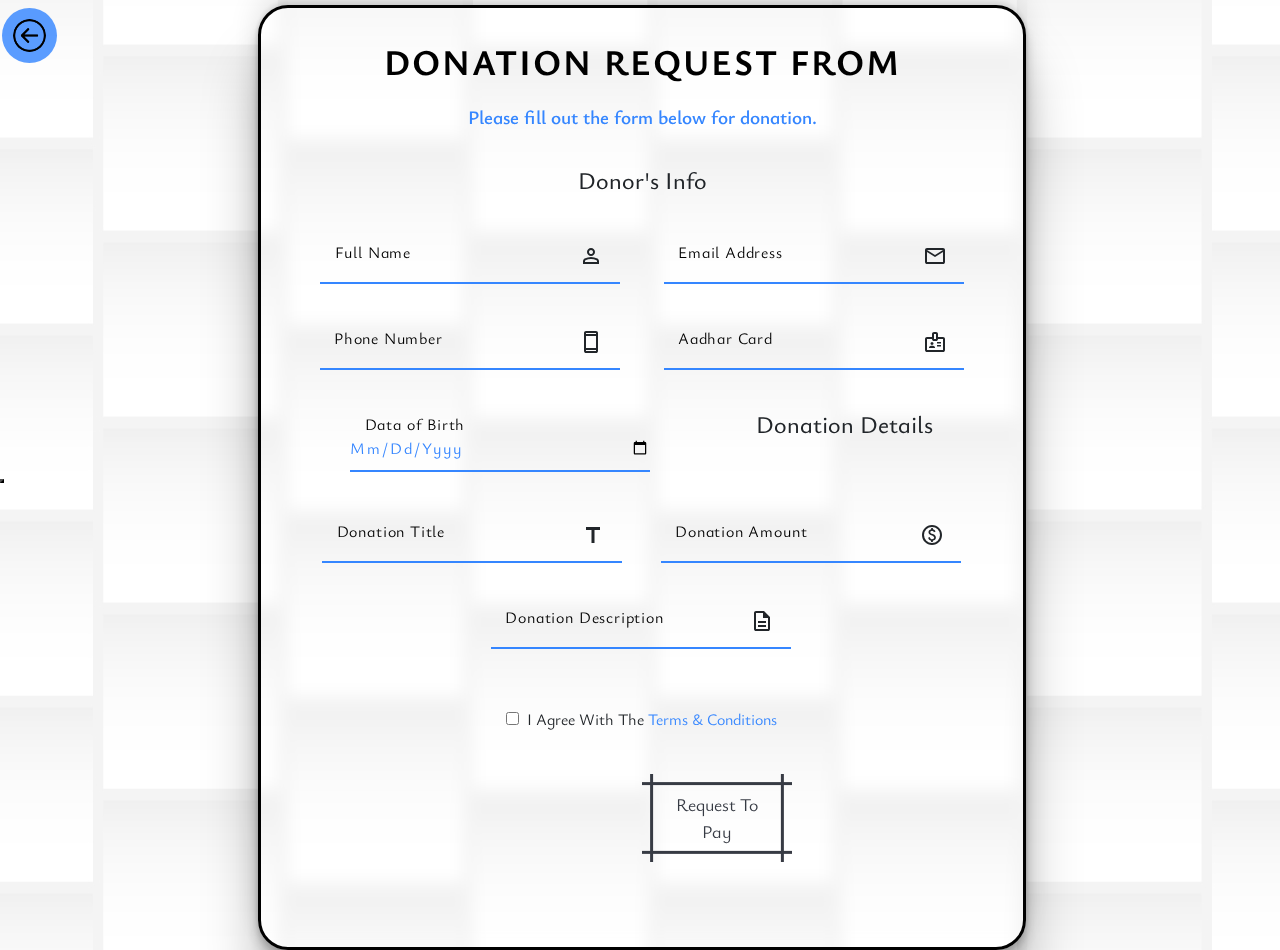
<file: donate.html>
<!DOCTYPE html>
<html lang="en">

<head>
    <meta charset="UTF-8">
    <meta name="viewport" content="width=device-width, initial-scale=1.0">
    <meta name="author" content="Abhay Kumar Das" />
    <title>Equal Voices</title>
    <link rel="icon" type="images/x-icon" href="./lavatory.png" />
    <link rel="stylesheet" href="./bootstrap.min.css">
    <link rel="stylesheet" href="./bootstrap-grid.min.css">
    <link rel="preconnect" href="https://fonts.googleapis.com">
    <link rel="preconnect" href="https://fonts.gstatic.com" crossorigin>
    <link href="https://fonts.googleapis.com/css2?family=Quicksand:wght@700&family=Ysabeau+Infant:wght@600&display=swap" rel="stylesheet">
    <!-- css link -->
    <link rel="stylesheet" href="./donate.css" />
    <!-- Boxicon  -->

    <link rel="stylesheet" href="https://fonts.googleapis.com/css2?family=Material+Symbols+Outlined:opsz,wght,FILL,GRAD@48,400,0,0" />
    <link rel="stylesheet" href="https://fonts.googleapis.com/css2?family=Material+Symbols+Outlined:opsz,wght,FILL,GRAD@48,400,0,0" />
    
    <link rel="stylesheet" href="https://fonts.googleapis.com/css2?family=Material+Symbols+Outlined:opsz,wght,FILL,GRAD@20..48,100..700,0..1,-50..200" />

</head>

<body>
    <a href="./index.html">
        <button ><img src="./back-button.png" id="reverse"  width="55px" height="55px" alt="navigate to main page"></button>
    </a>
    <div class="wrapper">
        <form>
            <h2>Donation Request From</h2>
            <p>Please fill out the form below for donation.</p>
            <h3>Donor's Info</h3>
            <div class="input-group">

                <div class="inputBox">
                    <input type="text" required>
                    <label>Full &nbsp; Name</label>
                    <span class="material-symbols-outlined icon">
                    person
                    </span>
                </div>
                <div class="inputBox">
                    <input type="Email" required>
                    <label>Email &nbsp;Address</label>
                    <span class="material-symbols-outlined icon">
                        mail
                        </span>
                </div>
                <div class="inputBox">
                    <input type="number" required>
                    <label> Phone &nbsp; Number</label>
                    <span class="material-symbols-outlined icon">
                        smartphone
                        </span>
                </div>

                <div class="inputBox">
                    <input type="number" required>
                    <label> Aadhar &nbsp;Card</label>
                    <span class="material-symbols-outlined icon">
                        badge
                        </span>
                </div>
                <div class="inputBox">
                    <input type="date" style="margin-top: 1rem;" required>
                    <label style="margin-bottom: 1rem;"> Data &nbsp;of &nbsp;Birth</label>
            </div>
            <h3>Donation Details</h3>
            <div class="input-group">
                <div class="inputBox">
                    <input type="text" required>
                    <label> Donation&nbsp; Title  </label>
                    <span class="material-symbols-outlined icon">
                        title
                        </span>
                </div>
                <div class="inputBox">
                    <input type="number" required>
                    <label> Donation&nbsp; Amount  </label><span class="material-symbols-outlined icon">
                        paid
                        </span>
                </div>
                <div class="inputBox">
                    <input type="text" required>
                    <label>Donation&nbsp; Description  </label>
                    <span class="material-symbols-outlined icon">
                        description
                        </span>
                </div>
            </div>
            <div class="input-group">
                <div class="inpuutBox">
                    <input type="checkbox">&nbsp; I Agree With The <a href="./T&C.html" style="text-decoration: none; color:#3586ff;" target="_blank">Terms & Conditions</a>
                </div>
            </div>
            <div class="buttonhere">
                <div class="inputBox">
                        <button id="openModalBtn" class="button-89" value="PayNow" type="submit" role="button"> Request To Pay</button>
                </div>
            </div>
        </form>
    </div>

    <div class="modal" id="myModal">
        <div class="modal-content">
          <span class="close-btn" id="closeModalBtn" style="padding-left: 95%">&times;</span>
          <h2>Thank You For Kindness !</h2>
          <p>Your Details Will Be Fetched And We Will Send You A Link To Your Email For The Payment Process.</p>
        </div>
      </div>
    
   
    <script>
        let labels = document.querySelectorAll('label');

        labels.forEach(label => {
            label.innerHTML = label.innerText.split('').map((letter, i) => `<span style="transition-delay:${i * 50}ms">${letter}</span>`).join('');
        });


        // Get the modal element
const modal = document.getElementById("myModal");

// Get the button that opens the modal
const openModalBtn = document.getElementById("openModalBtn");

// Get the <span> element that closes the modal
const closeModalBtn = document.getElementById("closeModalBtn");

// Function to open the modal
function openModal() {
  modal.style.display = "block";
}

// Function to close the modal
function closeModal() {
  modal.style.display = "none";
}

// Event listeners
openModalBtn.addEventListener("click", openModal);
closeModalBtn.addEventListener("click", closeModal);
window.addEventListener("click", function(event) {
  if (event.target == modal) {
    closeModal();
  }
});

    </script>


</body>


</html>
</file>
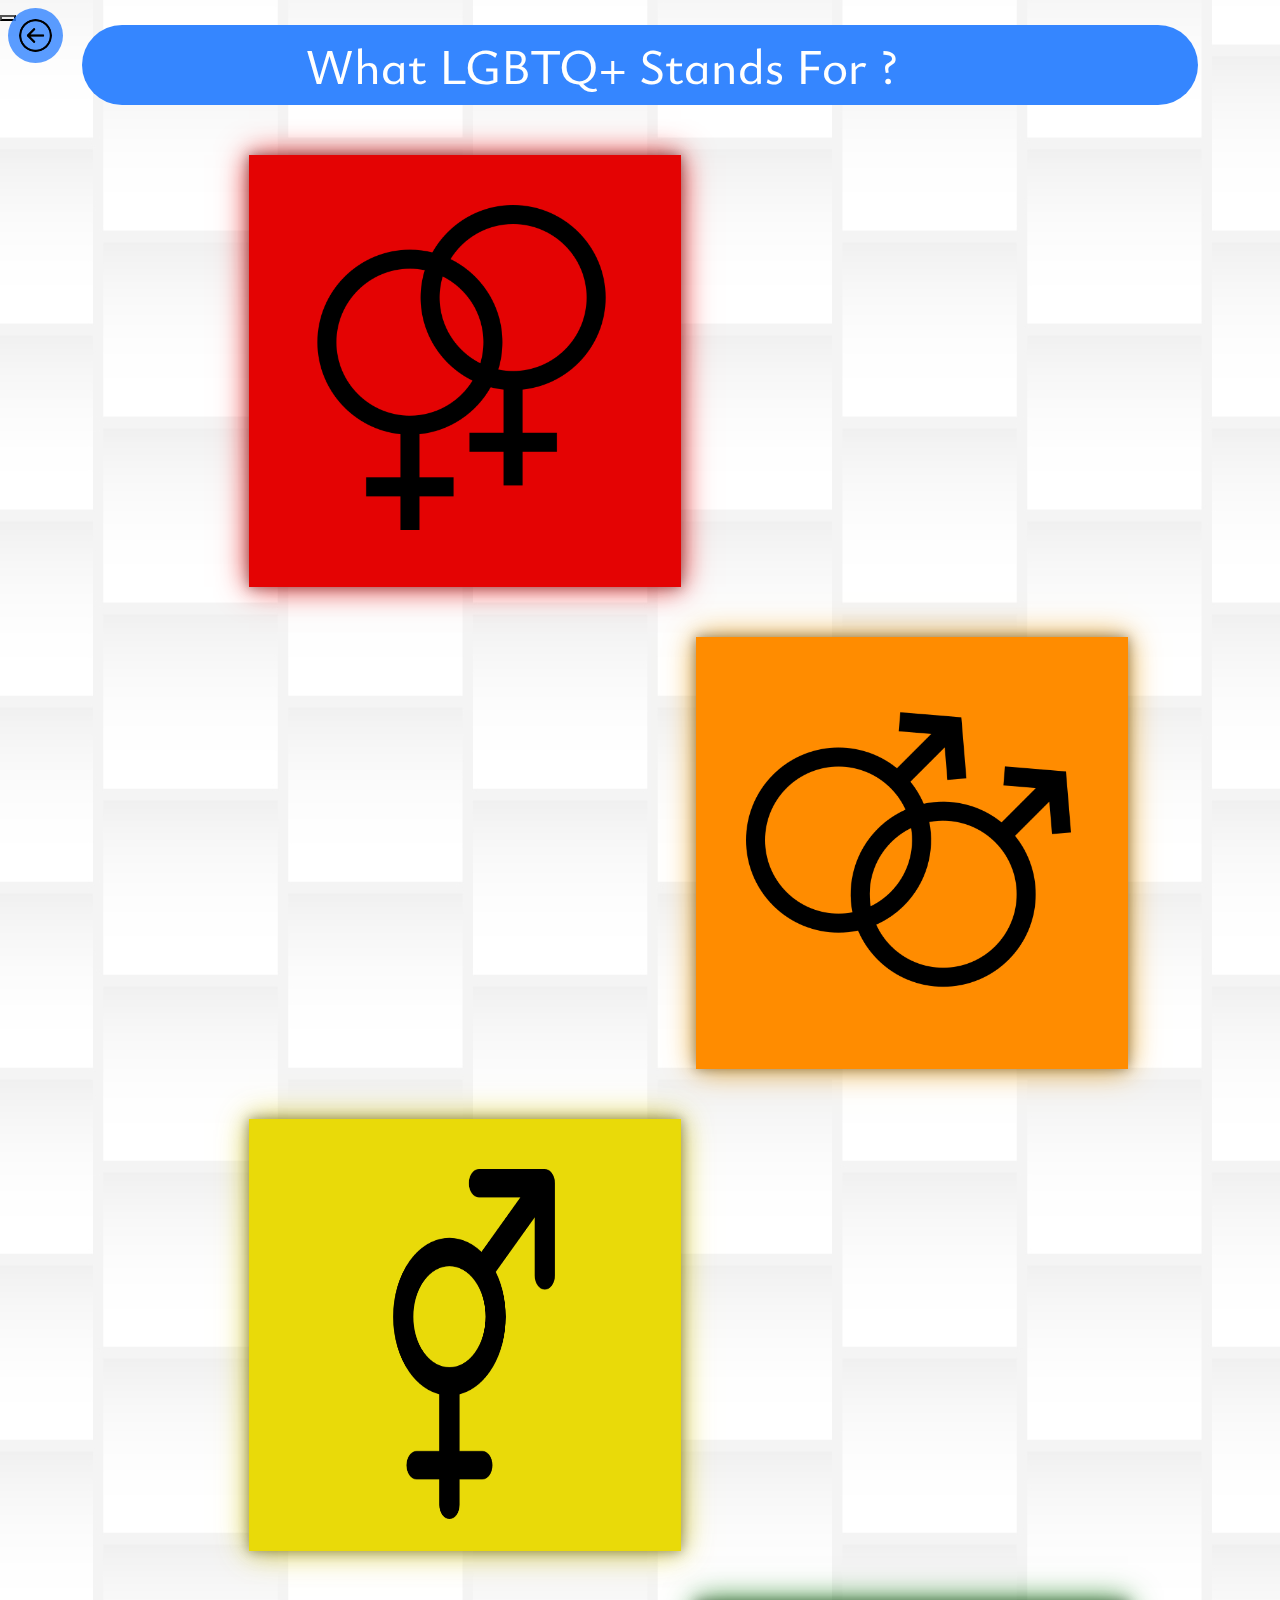
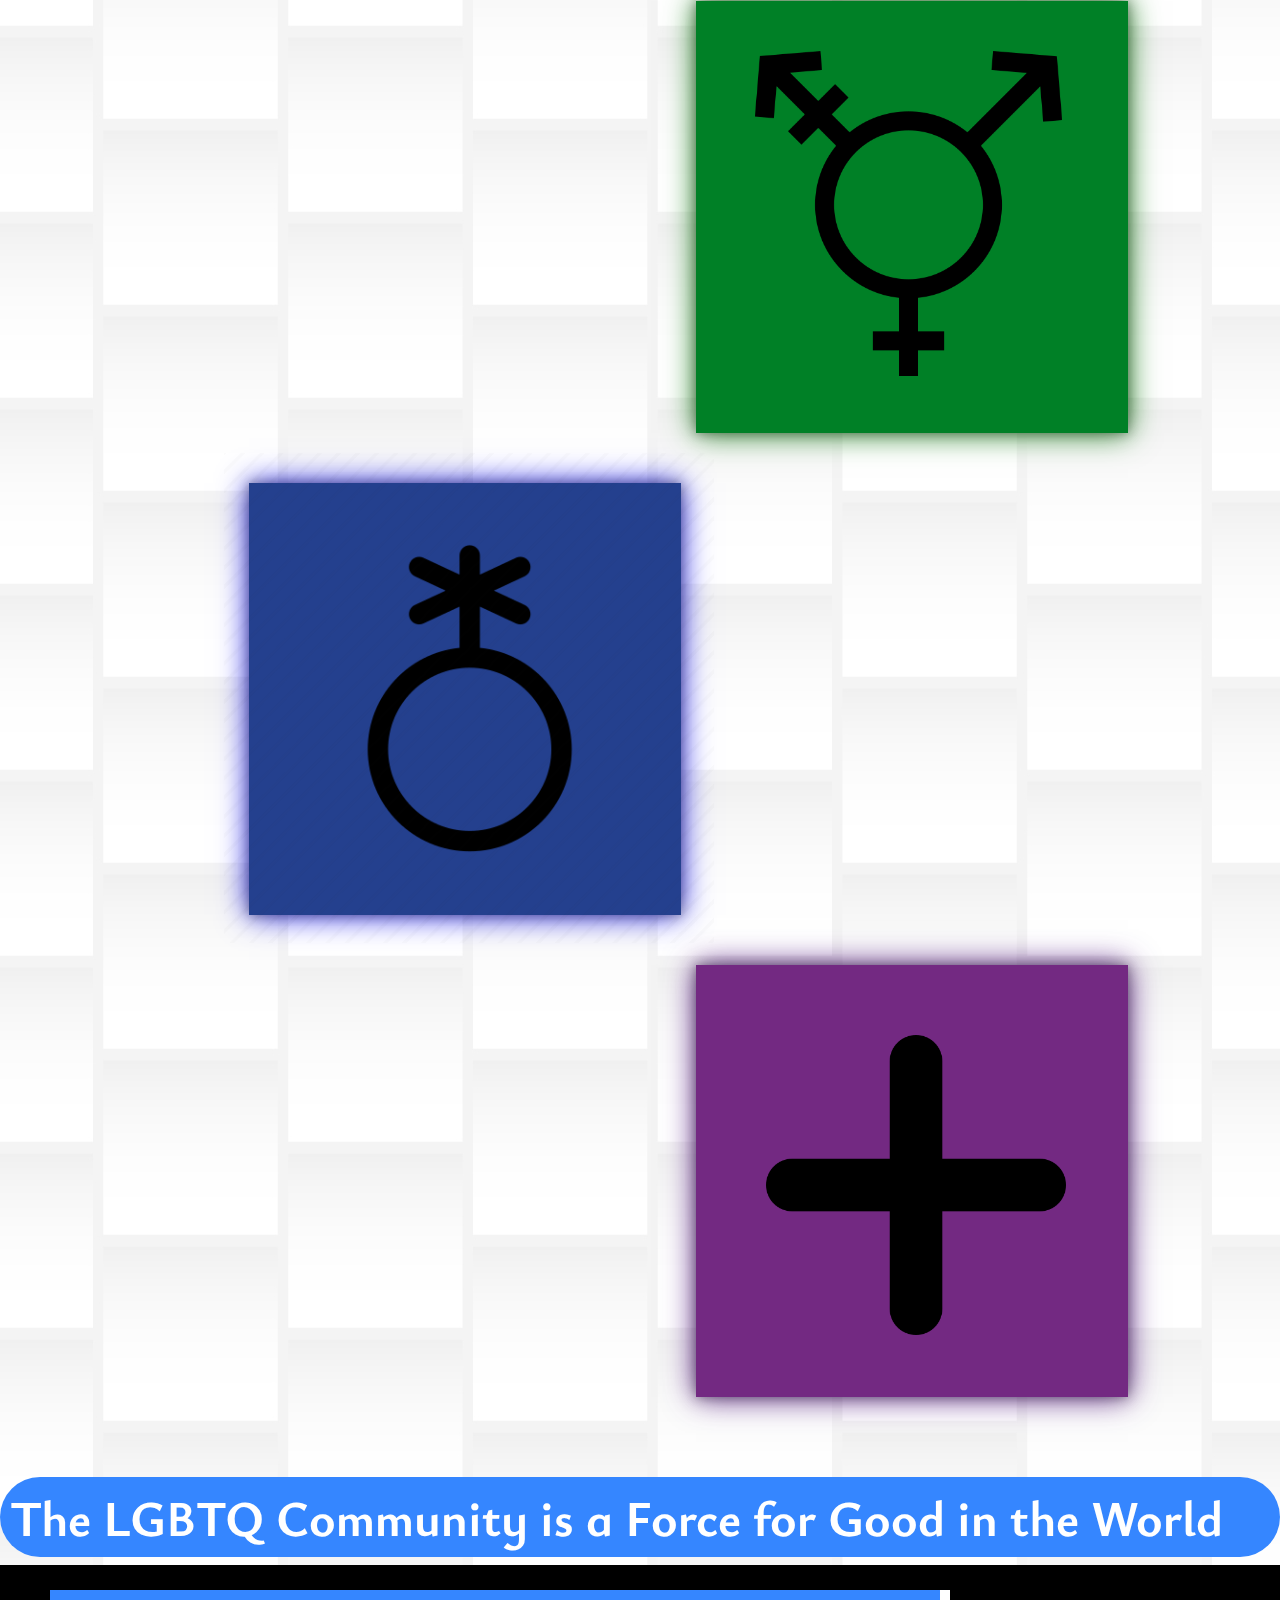
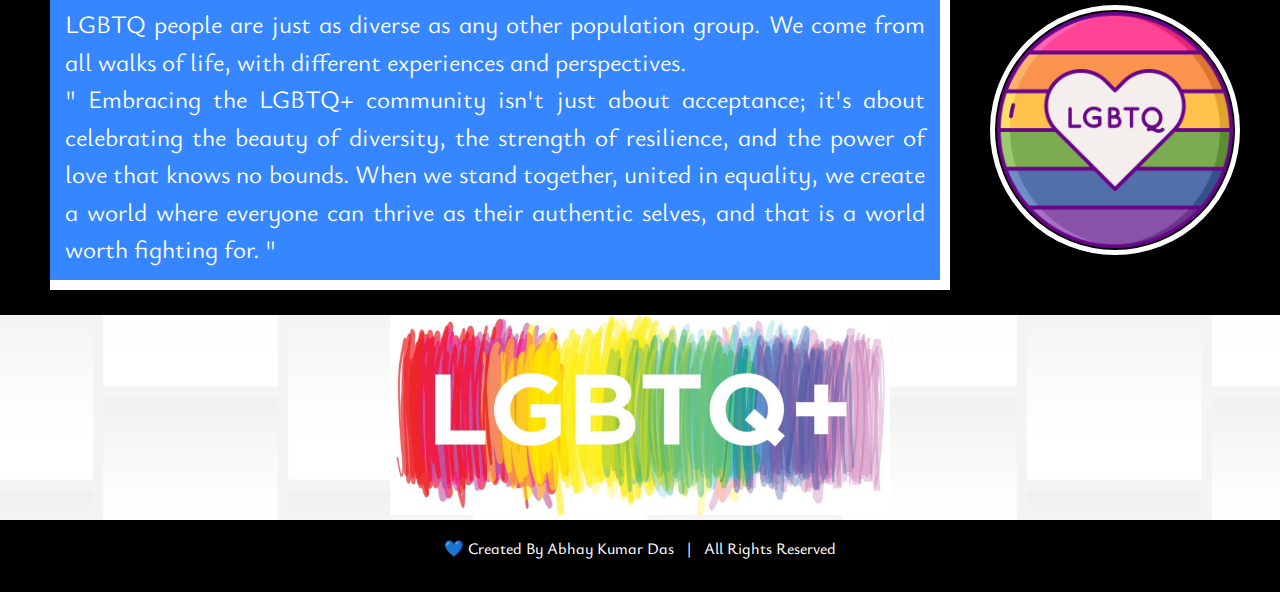
<file: others.html>
<!DOCTYPE html>
<html lang="en">
    <head>
        <meta charset="UTF-8">
        <meta name="viewport" content="width=device-width, initial-scale=1.0">
        <meta name="author" content="Abhay Kumar Das" />
        <title>Equal Voices</title>
        <link rel="icon" type="images/x-icon" href="./lavatory.png" />
        <link rel="stylesheet" href="./bootstrap.min.css">
        <link rel="stylesheet" href="./bootstrap-grid.min.css">
        <link rel="preconnect" href="https://fonts.googleapis.com">
        <link rel="preconnect" href="https://fonts.gstatic.com" crossorigin>
        <link href="https://fonts.googleapis.com/css2?family=Quicksand:wght@700&family=Ysabeau+Infant:wght@600&display=swap" rel="stylesheet">
    <style>
        *{
  font-family: 'Ysabeau Infant', sans-serif;
}

body {
    background-image: url(./12140.jpg);
  }
        #reverse{
      position: fixed;
      top: 8px;
      z-index: 1001;
      font-size: 18px;
      border: none;
      outline: none;
      background-color: #3586ffd0;
      color: white;
      cursor: pointer;
      padding: 11px;
      border-radius: 50%;
        }
        #reverse:hover{
            background-color: red;
            color: black;
        }
        #myBtn {
      display: none;
      position: fixed;
      bottom: 20px;
      right: 30px;
      z-index: 1001;
      font-size: 18px;
      border: none;
      outline: none;
      background-color: #3586ffd0;
      color: white;
      cursor: pointer;
      padding: 12px;
      border-radius: 50%;
    }
    
    #myBtn:hover {
      background-color: red;
      color: #000000;
      box-shadow: rgba(0, 0, 0, 0.16) 0px 10px 36px 0px, rgba(0, 0, 0, 0.06) 0px 0px 0px 1px;
    }
        a{
            text-decoration: underline white;
            color: white;
            border-color: white;
            bottom: 10px;
            right: 10px;
        }

        .information {
      background-color: black;
      display: flex;
      color: white;
      width: 100%;
      height: 350px;
      margin-top: 5px;
    }

    @media screen and (max-height: 450px) {
      .information {
        height: 800px;
      }

      .info {
        width: 90%;
        height: auto;
        max-width: 700px;
      }

      .information img {
        display: block;
        border: 5px solid white;
        border-radius: 50%;
      }
    }

    .heading1 {
        margin-top: 80px;
      font-size: 50px;
      font-weight: bold;
      background-color: #3586ff;
    color: white;
    border-radius: 40px;
    font-size: 50px;
    padding: 10px;
    display: flex;
    }

    .information img {
      float: right;
      margin: 40px 40px 0px 40px;
      border: 5px solid white;
      border-radius: 50%;
    }

    .information img:hover {
      border: none;
      box-shadow: #730482 5px 10px 10px;
    }

    .info {
      background-color: #3586ff;
      display:flex
      width: 600px;
      height: 300px;
      margin-left: 50px;
      font-size: 25px;
      margin-top: 25px;
      text-align: justify;
      padding: 15px;
      border-top: none;
      border-left: none;
      border-bottom: 10px solid white;
      border-right: 10px solid white;
      float: left;
    }

    .info:hover {
      background-color: white;
      border-top: none;
      border-left: none;
      border-bottom: 10px solid #3586ff;
      border-right: 10px solid #3586ff;
      color: black;
    }
.fullform{
    background-color: #3586ff;
    color: white;
    border-radius: 40px;
    font-size: 50px;
    padding: 10px 20%;
    display: flex;
  }
 .lesbian{
    background-color: #E40303;
    margin-left: 15%;
    margin-top: 50px;
    box-shadow: 0 0 10px rgba(0, 0, 0, 0.3), 
                0 0 20px rgba(0, 0, 0, 0.2),
                0 0 30px rgba(255, 0, 0, 0.8);
  }
    
 .gay{
    background-color: #FF8C00;
    margin-left: 55%;
    margin-top: 50px;
    box-shadow: 0 0 10px rgba(0, 0, 0, 0.3), 
                0 0 20px rgba(0, 0, 0, 0.2),
                0 0 30px rgba(255, 165, 0, 0.8);
 }
 .bisexual{
    background-color: #e9da09;
    margin-left: 15%;
    margin-top: 50px;
    box-shadow: 0 0 10px rgba(0, 0, 0, 0.3), 
              0 0 20px rgba(0, 0, 0, 0.2),
              0 0 30px rgba(229, 211, 7, 0.8);
}
 .transgender{
    background-color: #008026;
    margin-left: 55%;
    margin-top: 50px;
    box-shadow: 0 0 10px rgba(0, 0, 0, 0.3), 
              0 0 20px rgba(0, 0, 0, 0.2),
              0 0 30px rgba(0, 128, 0, 0.8);
 }
 .queer{
  background-color: #24408E;
  margin-left: 15%;
  margin-top: 50px;
  box-shadow: 0 0 10px rgba(0, 0, 0, 0.3), 
              0 0 20px rgba(0, 0, 0, 0.2),
              0 0 30px rgba(0, 0, 255, 0.8);
 }
 .plus{
  background-color: #732982;
  margin-left: 55%;
  margin-top: 50px;
  box-shadow: 0 0 10px rgba(0, 0, 0, 0.3), 
              0 0 20px rgba(0, 0, 0, 0.2),
              0 0 30px rgba(75, 0, 130, 0.8);
 }
 @media screen and (max-height: 450px){
    .lesbian , .plus , .bisexual , .gay , .queer , .transgender{
        margin-left: 0%;
    }
 }
  .colored-blank-space {
    width: 27rem;
    height: 27rem;
    position: relative;
    font-size: 25px;
  }
  
  .hover-text {
    opacity: 0;
    position: absolute;
    color: #ffffff;
    margin: 30px 30px 0px 30px;
    text-align: center;
    transition: opacity 0.3s ease-in-out;
  }
  .hover-text > h2 {
    font-size: 50px;
    font-family: 'Quicksand', sans-serif;
  }
  .transgender_info > h2{
    font-size: 42px;
  }
  .image {
    position: absolute;
    margin: 50px 0px 0px 50px;
    height: 325px;
    width: 325px;
    transition: opacity 0.3s ease-in-out;
  } 
  #queer{
    height: 490px;
    width: 490px;
    margin: -30px 0px 0px -25px;
  }
  .bisexual > .image {
    margin: 50px 0px 0px 100px;
    height: 350px;
    width: 250px;
  }
  .plus > .image {
    margin: 70px 0px 0px 70px;
    height: 300px;
    width: 300px;
  }

  .colored-blank-space:hover .hover-text {
    opacity: 1;
  }
  .colored-blank-space:hover .image {
  opacity: 0;
}
footer {
        margin-top: 5px;
        padding: 1rem;
        background: rgb(0, 0, 0);
        color: white;
        font-weight: 500;
        display: flex;
        justify-content: center;
        align-items: center;
        gap: 0.2rem;
      }

    </style>
    </head>
<body>
    <div class="scroll-line"></div>
    <button onclick="topFunction()" id="myBtn" title="Go to top"><img src="./up-arrow.png" width="35px" height="35px" alt="top arrow button"></button>
    <a href="./index.html">
        <button ><img src="./back-button.png" id="reverse"  width="55px" height="55px" alt="navigate to main page"></button>
    </a>

    <section>
        <div class="container" id="lgbtq_info">
          <h2 class="fullform">What LGBTQ+ Stands For ?</h2>
            <div class="colored-blank-space lesbian" id="lesbian">
              <img src="./lesbian.png" alt="" class="image" />
                <span class="hover-text lebian_info"><h2 style="color: black;">" LESBIAN "</h2>A woman whose enduring physical, romantic, and/or emotional attraction is to other women. Some lesbians may prefer to identify as gay or as gay women.</span>
            </div>
            <div class="colored-blank-space gay" id="gay">
              <img src="./gay.png" alt="" class="image" />
                <span class="hover-text gay_info"><h2 style="color: black;">" GAY "</h2>The adjective describes people whose enduring physical, romantic, and/or emotional attractions are to people of the same sex. Lesbian is the preferred term for women.</span>
            </div>
            <div class="colored-blank-space bisexual" id="bisexual">
              <img src="./gender.png" class="image" alt="" />
                <span class="hover-text bisexual_info"><h2 style="color: black;">" BISEXUAL "</h2>Bisexual indicates an attraction to all genders. The recognition of bisexual is important, since there have been periods when people who identify as bi have been misunderstood as being gay.</span>
            </div>
            <div class="colored-blank-space transgender" id="transgender">
              <img src="./transgender.png" class="image" alt="">
                <span class="hover-text transgender_info"><h2 style="color: black;">" TRANSGENDER "</h2>Transgender (often abbreviated to trans person) is a term that indicates that a person's gender identity is different from the gender associated with the sex they were assigned at birth. </span>
            </div>
            <div class="colored-blank-space queer" id="qeer">
              <img src="./queer.png" class="image" alt="" id="queer"/>
                <span class="hover-text queer_info"><h2 style="color: black;">" QUEER "</h2>Queer may be used by people as a specific identity, it is often considered an umbrella term for anyone who is non-cisgender or heterosexual.<br /> But it is also a slur. </span>
            </div>
            <div class="colored-blank-space plus" id="+">
              <img src="./plus.png" class="image" alt="">
                <span class="hover-text plus_info"><h2 style="color: black;">" plus(+) "</h2>The 'plus' is used to signify all of the gender identities and sexual orientations that are not specifically covered by the other five initials. An example is Two-Spirit, a pan-Indigenous American identity. </span>
            </div>
        </div>
      </section>

      <h2 class="heading1">The LGBTQ Community is a Force for Good in the World</h2>
      <div class="information" id="what_is_gender_equity">
        <div class="info">
          <p>
            LGBTQ people are just as diverse as any other population group. We come from all walks of life, with different experiences and perspectives. <br />
            " Embracing the LGBTQ+ community isn't just about acceptance; it's about celebrating the beauty of diversity, the strength of resilience, and the power of love that knows no bounds. When we stand together, united in equality, we create a world where everyone can thrive as their authentic selves, and that is a world worth fighting for. "
          </p>        
        </div>
        <img src="./lgbtq.png" alt="poping heart image of LGBTQ" height="250px" width="250px">
    </div>
    <center><img src="./LGBTQ-header-1536x614.jpg" height="200px" width="500px" alt=""></center>
      <footer>
        <p>&#128153; Created By Abhay Kumar Das &nbsp;&nbsp;|&nbsp;&nbsp; All Rights Reserved</p>
    </footer>
<script>//navigate to the top button
    let mybutton = document.getElementById("myBtn");


    window.onscroll = function() {scrollFunction()};

    function scrollFunction() {
      if (document.body.scrollTop > 20 || document.documentElement.scrollTop > 20) {
        mybutton.style.display = "block";
      } else {
        mybutton.style.display = "none";
      }
    }

    function topFunction() {
      document.body.scrollTop = 0;
      document.documentElement.scrollTop = 0;
    }
    
    //

    </script>
</body>
</html>
</file>
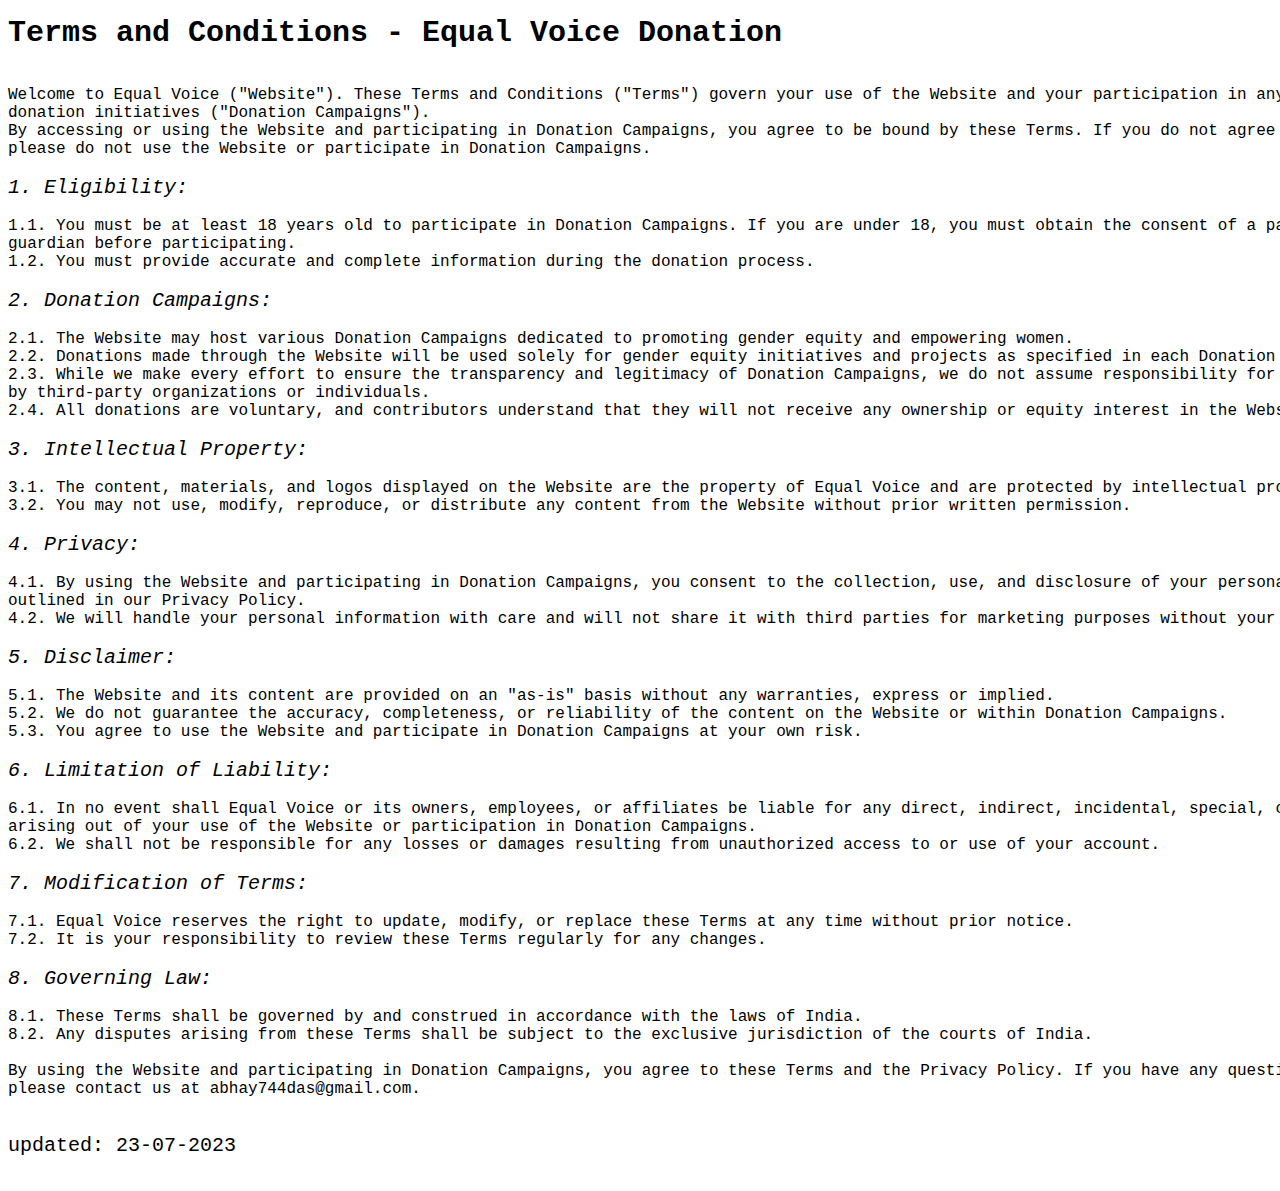
<file: T&C.html>
<!DOCTYPE html>
<html lang="en">
<head>
    <meta charset="UTF-8">
    <meta name="viewport" content="width=device-width, initial-scale=1.0">
    <title>Terms and Condition</title>
    <link rel="icon" type="images/x-icon" href="./information.png" />
</head>
<body>
    <pre style="font-family: 'Courier New', Courier, monospace; ">
<strong style="font-size: 30px; font-family: 'Courier New', Courier, monospace;">Terms and Conditions - Equal Voice Donation</strong>


Welcome to Equal Voice ("Website"). These Terms and Conditions ("Terms") govern your use of the Website and your participation in any gender equity 
donation initiatives ("Donation Campaigns"). 
By accessing or using the Website and participating in Donation Campaigns, you agree to be bound by these Terms. If you do not agree with these Terms, 
please do not use the Website or participate in Donation Campaigns.

<em style="font-size: 20px;">1. Eligibility:</em>

1.1. You must be at least 18 years old to participate in Donation Campaigns. If you are under 18, you must obtain the consent of a parent or legal 
guardian before participating.
1.2. You must provide accurate and complete information during the donation process.

<em style="font-size: 20px;">2. Donation Campaigns:</em>

2.1. The Website may host various Donation Campaigns dedicated to promoting gender equity and empowering women.
2.2. Donations made through the Website will be used solely for gender equity initiatives and projects as specified in each Donation Campaign.
2.3. While we make every effort to ensure the transparency and legitimacy of Donation Campaigns, we do not assume responsibility for the use of funds 
by third-party organizations or individuals.
2.4. All donations are voluntary, and contributors understand that they will not receive any ownership or equity interest in the Website or its projects.

<em style="font-size: 20px;">3. Intellectual Property:</em>

3.1. The content, materials, and logos displayed on the Website are the property of Equal Voice and are protected by intellectual property laws.
3.2. You may not use, modify, reproduce, or distribute any content from the Website without prior written permission.

<em style="font-size: 20px;">4. Privacy:</em>

4.1. By using the Website and participating in Donation Campaigns, you consent to the collection, use, and disclosure of your personal information as 
outlined in our Privacy Policy.
4.2. We will handle your personal information with care and will not share it with third parties for marketing purposes without your consent.

<em style="font-size: 20px;">5. Disclaimer:</em>

5.1. The Website and its content are provided on an "as-is" basis without any warranties, express or implied.
5.2. We do not guarantee the accuracy, completeness, or reliability of the content on the Website or within Donation Campaigns.
5.3. You agree to use the Website and participate in Donation Campaigns at your own risk.

<em style="font-size: 20px;">6. Limitation of Liability:</em>

6.1. In no event shall Equal Voice or its owners, employees, or affiliates be liable for any direct, indirect, incidental, special, or consequential damages 
arising out of your use of the Website or participation in Donation Campaigns.
6.2. We shall not be responsible for any losses or damages resulting from unauthorized access to or use of your account.

<em style="font-size: 20px;">7. Modification of Terms:</em>

7.1. Equal Voice reserves the right to update, modify, or replace these Terms at any time without prior notice.
7.2. It is your responsibility to review these Terms regularly for any changes.

<em style="font-size: 20px;">8. Governing Law:</em>

8.1. These Terms shall be governed by and construed in accordance with the laws of India.
8.2. Any disputes arising from these Terms shall be subject to the exclusive jurisdiction of the courts of India.

By using the Website and participating in Donation Campaigns, you agree to these Terms and the Privacy Policy. If you have any questions or concerns, 
please contact us at abhay744das@gmail.com.


<em style="font-size: 20px; font-style: normal; font-family: 'Courier New', Courier, monospace;">updated: 23-07-2023</em> 
    </pre>
</body>
</html>
</file>
<file: donate.css>
* {
    margin: 0;
    padding: 0;
    box-sizing: 0;
    font-family: 'Ysabeau Infant', sans-serif;
}

:root {
    --clr: #3586ff;
}

body {
    display: flex;
    justify-content: center;
    align-items: center;
    min-height: 100vh;
    background-color: #ffffff;
    background-image: url(./12140.jpg);
}

.wrapper {
    width: 100%;
    padding: 25px;
    margin: 25px auto 0;
    display: flex;
    justify-content: center;
    backdrop-filter: blur(8px);
    background-color: #ffffff00;    
    margin-top: 5px;
    width: 60%;
    z-index: 1001;
    overflow-x: hidden;
    border: 3px solid black;
    border-radius: 30px;
    transform: all;
    padding: 2rem 2rem;
    box-shadow: rgba(0, 0, 0, 0.25) 0px 54px 55px, rgba(0, 0, 0, 0.12) 0px -12px 30px, rgba(0, 0, 0, 0.12) 0px 4px 6px, rgba(0, 0, 0, 0.17) 0px 12px 13px, rgba(0, 0, 0, 0.09) 0px -3px 5px;
}

form {

    text-align: center;
    

}

form h2 {
    color: #000000;
    font-weight: bolder;
    text-transform: uppercase;
    font-size: 2.25rem;
    letter-spacing: 2px;
    margin-bottom: 20px;
}

form p {
    color: #3586ff;
    font-weight: 600;
    font-size: 1.2rem;
    text-transform: inherit;
    margin-bottom: 2.1rem;
}

.input-group {
    margin-bottom: 8px;
    width: 100%;
    position: relative;
    display: flex;
    flex-direction: row;
    flex-wrap: wrap;
    justify-content: space-around;
    padding: 5px 5px;
}

.inputBox {
    display: flex;
    justify-content: space-between;
    position: relative;
    width: 300px;
    margin-bottom: 40px;
}

.inputBox input {
    position: relative;
    width: 100%;
    padding: 10px 0;
    /* background: linear-gradient(#14ffe9, #ffeb3b, #ff00e0); */
    background: transparent;
    border: none;
    border-bottom: 2px solid #3586ff;
    outline: none;
    color: #3586ff;
    font-size: 1rem;
    /* overflow-x: hidden; */
    text-transform: capitalize;
    letter-spacing: 0.12rem;
}

.inputBox input:hover {
    border: 2px solid #3586ff;
    border-radius: 1rem;
    animation: spin 2s linear infinite;
}

@keyframes spin {
    0% {
        filter: hue-rotate(0deg);
    }
    100% {
        filter: hue-rotate(360deg);
    }
}

input[type="number"]::-webkit-outer-spin-button,
input[type="number"]::-webkit-inner-spin-button {
    -webkit-appearance: none;
}

.inputBox label {
    position: absolute;
    left: 0.9rem;
    bottom: 0.6rem;
    padding: 10px 0;
    color: #000000;
    /* text-transform: uppercase; */
    letter-spacing: 2px;
}

.inputBox label span {
    position: relative;
    display: inline-flex;
    letter-spacing: 0.05rem;
    transition: 0.2s ease-in-out;
}

.inputBox input:focus~label span,
.inputBox input:valid~label span {
    color: #3586ff;
    letter-spacing: 0.15rem;
    transform: translateY(-25px);
}

.inputBox input:focus {
    border-bottom: 2px solid #3586ff;
}

h3 {
    margin-bottom: 2.4rem;
    font-size: 1.5rem;
}

.icon {
    width: 48px;
    display: flex;
    justify-content: center;
    align-items: center;
    position: absolute;
    top: 6px;
    right: 5px;
    border-radius: 0.9rem;
    pointer-events: none;
}

.button-89 {
    --b: 3px;   /* border thickness */
    --s: .45em; /* size of the corner */
    --color: #373B44;
    
    padding: calc(.5em + var(--s)) calc(.9em + var(--s));
    color: var(--color);
    --_p: var(--s);
    background:
      conic-gradient(from 90deg at var(--b) var(--b),#0000 90deg,var(--color) 0)
      var(--_p) var(--_p)/calc(100% - var(--b) - 2*var(--_p)) calc(100% - var(--b) - 2*var(--_p));
    transition: .3s linear, color 0s, background-color 0s;
    outline: var(--b) solid #0000;
    outline-offset: .6em;
    font-size: 18px;
    border: 0;
    user-select: none;
    -webkit-user-select: none;
    touch-action: manipulation;
    margin-top: 10%;
    margin-left: 50%;
  }
  
  .button-89:hover,
  .button-89:focus-visible{
    --_p: 0px;
    outline-color: var(--color);
    outline-offset: .05em;
  }
  
  .button-89:active {
    background: var(--color);
    color: #fff;
  }

  #reverse{
    position: fixed;
    top: 8px;
    z-index: 1001;
    font-size: 18px;
    border: none;
    outline: none;
    background-color: #3586ffd0;
    color: white;
    cursor: pointer;
    padding: 11px;
    border-radius: 50%;
      }
      #reverse:hover{
          background-color: red;
          color: black;
      }


      .modal {
  display: none;
  position: fixed;
  z-index: 1;
  left: 0;
  top: 0;
  width: 100%;
  height: 100%;
  background-color: rgba(0, 0, 0, 0.5);
}

.modal-content {
  background-color: #fefefe;
  border: 1px solid #888;
  border-radius: 10px;
  max-width: 400px;
  margin: 150px auto;
  padding: 20px;
}

.close-btn {
  float: right;
  cursor: pointer;
}
</file>
